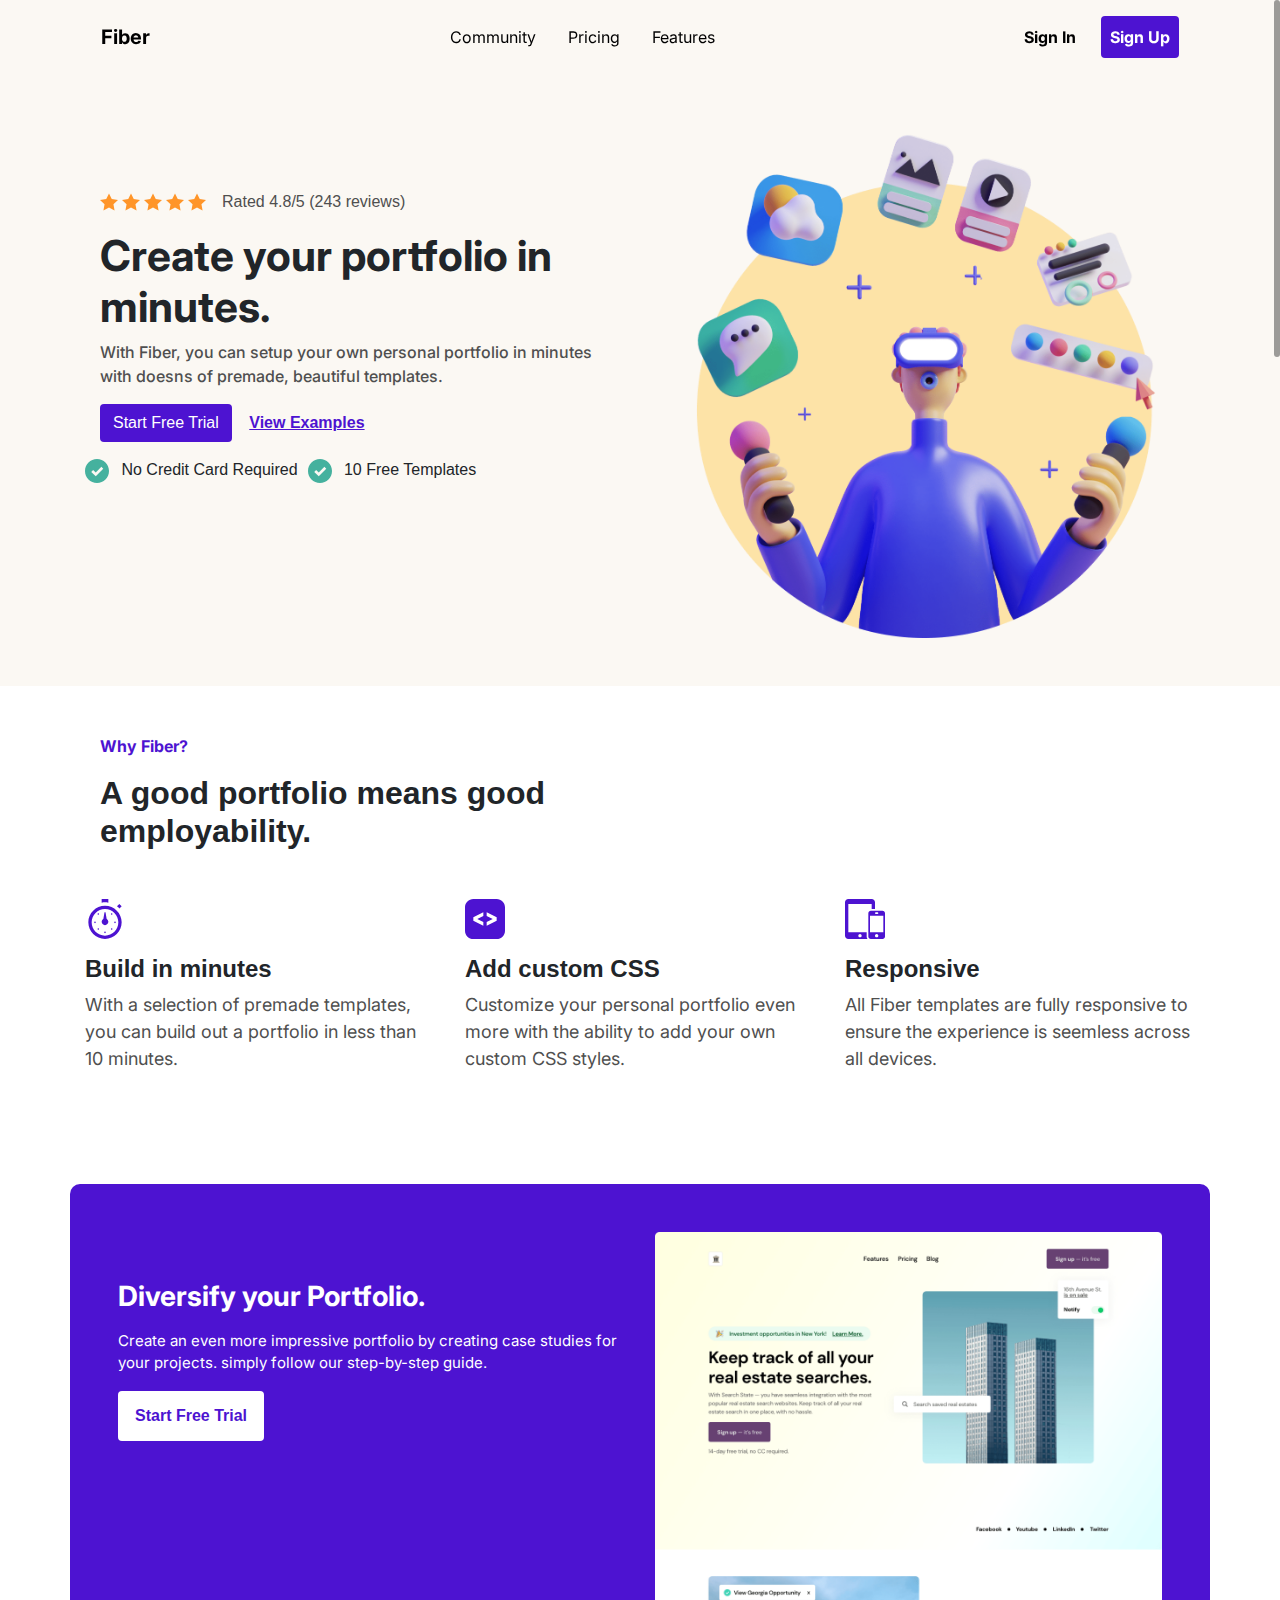
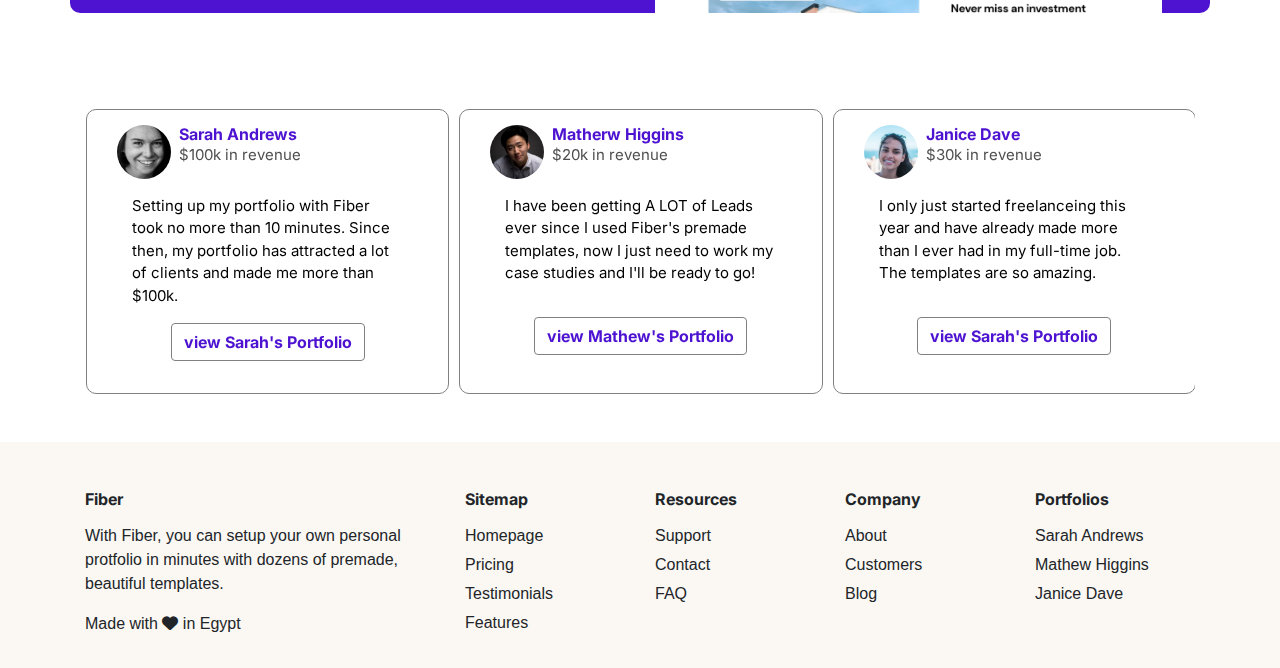
<file: index.html>
<!DOCTYPE html>
<html lang="en">
  <head>
    <meta charset="UTF-8" />
    <meta http-equiv="X-UA-Compatible" content="IE=edge" />
    <meta name="viewport" content="width=device-width, initial-scale=1.0" />
    <link rel="icon" href="./assets/images/favicon.ico" />
    <title>Fiber Landing Page | Codewell</title>
    <!-- Google Fonts -->
    <link
      href="https://fonts.googleapis.com/css2?family=Inter:wght@100;200;300;400;500;600;700;800;900&display=swap"
      rel="stylesheet"
    />
    <!-- Font awesome -->
    <link rel="stylesheet" href="./assets/fonts/all.min.css" />
    <!-- Bootstrap -->
    <link
      rel="stylesheet"
      href="./assets/vendors/bootstrap/bootstrap.min.css"
    />
    <!-- Owl carousel -->
    <link rel="stylesheet" href="./assets/vendors/owl/owl.carousel.min.css" />
    <link
      rel="stylesheet"
      href="./assets/vendors/owl/owl.theme.default.min.css"
    />
    <!-- main css -->
    <link rel="stylesheet" href="./assets/css/main.css" />
  </head>
  <body>
    <main class="container-fluid px-0">
      <!-- ########## Header and Navbar ########## -->
      <header class="fixed-top">
        <div class="container">
          <nav class="navbar navbar-expand-lg pt-3">
            <a class="navbar-brand" href="#">Fiber</a>
            <button
              class="navbar-toggler"
              type="button"
              data-toggle="collapse"
              data-target="#navbarSupportedContent"
              aria-controls="navbarSupportedContent"
              aria-expanded="false"
              aria-label="Toggle navigation"
            >
              <img src="./assets/images/Hamburger Menu.svg" alt="" />
            </button>

            <div class="collapse navbar-collapse" id="navbarSupportedContent">
              <ul class="navbar-nav mr-auto ml-auto">
                <li class="nav-item mr-3 active">
                  <a class="nav-link" href="#">Community</a>
                </li>
                <li class="nav-item mr-3">
                  <a class="nav-link" href="#">Pricing</a>
                </li>
                <li class="nav-item mr-3">
                  <a class="nav-link" href="#">Features</a>
                </li>
              </ul>
              <ul class="navbar-nav">
                <li class="nav-item mr-3">
                  <a href="#" class="nav-link btn btn-in">Sign In</a>
                </li>
                <li class="nav-item">
                  <a href="./sign_up.html" class="nav-link btn btn-up"
                    >Sign Up</a
                  >
                </li>
              </ul>
            </div>
          </nav>
        </div>
      </header>
      <!-- ########## Section 1 ########## -->
      <section class="container-fluid section-1 pb-5">
        <div class="container">
          <div class="row">
            <div class="col-lg-6 col-12 order-lg-1 order-2 sec-1-text">
              <div class="col-12 d-flex mb-3 rate">
                <img class="mr-1" src="./assets/images/star.svg" alt="Star" />
                <img class="mr-1" src="./assets/images/star.svg" alt="Star" />
                <img class="mr-1" src="./assets/images/star.svg" alt="Star" />
                <img class="mr-1" src="./assets/images/star.svg" alt="Star" />
                <img class="mr-3" src="./assets/images/star.svg" alt="Star" />
                <span class="align-middle">Rated 4.8/5 (243 reviews)</span>
              </div>
              <div class="col-12">
                <h1 id="responsive_headline">
                  Create your portfolio in minutes.
                </h1>
              </div>
              <div class="col-12 mb-3">
                <p>
                  With Fiber, you can setup your own personal portfolio in
                  minutes with doesns of premade, beautiful templates.
                </p>
              </div>
              <div class="col-12 mb-3">
                <a href="./sign_up.html" class="btn btn1">Start Free Trial</a>
                <a href="#" class="btn btn2">View Examples</a>
              </div>
              <div class="row">
                <div class="col-md-5 col-12 pr-md-0 mb-2">
                  <img
                    class="mr-2"
                    src="./assets/images/Checkmark.svg"
                    alt="Checkmark"
                  />
                  <span>No Credit Card Required</span>
                </div>
                <div class="col-md-6 col-12 pl-md-0">
                  <img
                    class="mr-2"
                    src="./assets/images/Checkmark.svg"
                    alt="Checkmark"
                  />
                  <span>10 Free Templates</span>
                </div>
              </div>
            </div>
            <div class="col-lg-6 col-12 order-lg-2 order-1">
              <img
                src="./assets/images/hero-Illustration.png"
                alt="Hero Img"
                class="img-fluid"
              />
            </div>
          </div>
        </div>
      </section>
      <!-- ########## Section 2 ########## -->
      <section class="container-fluid section-2 py-5">
        <div class="container">
          <div class="col-lg-6 mb-5">
            <p>Why Fiber?</p>
            <h2>A good portfolio means good employability.</h2>
          </div>
          <div class="row">
            <div class="col-lg-4 mini-cards">
              <div class="col-12 px-0">
                <p class="sec-2-logo">
                  <img src="./assets/images/time.svg" alt="time" />
                </p>
                <h4>Build in minutes</h4>
                <p class="card-p">
                  With a selection of premade templates, you can build out a
                  portfolio in less than 10 minutes.
                </p>
              </div>
            </div>
            <div class="col-lg-4 mini-cards">
              <div class="col-12 px-0">
                <p class="sec-2-logo">
                  <img src="./assets/images/code.svg" alt="time" />
                </p>
                <h4>Add custom CSS</h4>
                <p class="card-p">
                  Customize your personal portfolio even more with the ability
                  to add your own custom CSS styles.
                </p>
              </div>
            </div>
            <div class="col-lg-4 mini-cards">
              <div class="col-12 px-0">
                <p class="sec-2-logo">
                  <img src="./assets/images/allSizes.svg" alt="time" />
                </p>
                <h4>Responsive</h4>
                <p class="card-p">
                  All Fiber templates are fully responsive to ensure the
                  experience is seemless across all devices.
                </p>
              </div>
            </div>
          </div>
        </div>
      </section>
      <!-- ########## Section 3 ########## -->
      <section class="container-fluid section-3 py-5">
        <div class="container pt-5 px-5">
          <div class="row">
            <div class="col-lg-6 pt-5 mb-3">
              <h3 class="mb-3">Diversify your Portfolio.</h3>
              <p>
                Create an even more impressive portfolio by creating case
                studies for your projects. simply follow our step-by-step guide.
              </p>
              <a href="./sign_up.html" class="btn mb-3">Start Free Trial</a>
            </div>
            <div class="col-lg-6">
              <img
                src="./assets/images/Page Image.png"
                alt=""
                class="img-fluid"
              />
            </div>
          </div>
        </div>
      </section>
      <!-- ########## Section 4 ########## -->
      <section class="container-fluid section-4 py-5">
        <div class="container">
          <div class="owl-carousel owl-theme">
            <div class="item">
              <div class="col-12">
                <div class="d-flex">
                  <div>
                    <img
                      src="./assets/images/User Avatar 1.svg"
                      alt=""
                      class="img-fluid"
                    />
                  </div>
                  <div class="px-2">
                    <h6 class="mb-0">Sarah Andrews</h6>
                    <p class="mb-0">$100k in revenue</p>
                  </div>
                </div>
                <div class="col-12 py-3 item-body">
                  <p>
                    Setting up my portfolio with Fiber took no more than 10
                    minutes. Since then, my portfolio has attracted a lot of
                    clients and made me more than $100k.
                  </p>
                  <div class="col-12 px-0 text-center">
                    <a href="#" class="btn"> view Sarah's Portfolio</a>
                  </div>
                </div>
              </div>
            </div>
            <div class="item">
              <div class="col-12">
                <div class="d-flex">
                  <div>
                    <img
                      src="./assets/images/User Avatar 2.svg"
                      alt=""
                      class="img-fluid"
                    />
                  </div>
                  <div class="px-2">
                    <h6 class="mb-0">Matherw Higgins</h6>
                    <p class="mb-0">$20k in revenue</p>
                  </div>
                </div>
                <div class="col-12 py-3 item-body">
                  <p class="pb-3">
                    I have been getting A LOT of Leads ever since I used Fiber's
                    premade templates, now I just need to work my case studies
                    and I'll be ready to go!
                  </p>
                  <div class="col-12 px-0 text-center">
                    <a href="#" class="btn"> view Mathew's Portfolio</a>
                  </div>
                </div>
              </div>
            </div>
            <div class="item">
              <div class="col-12">
                <div class="d-flex">
                  <div>
                    <img
                      src="./assets/images/User Avatar 3.svg"
                      alt=""
                      class="img-fluid"
                    />
                  </div>
                  <div class="px-2">
                    <h6 class="mb-0">Janice Dave</h6>
                    <p class="mb-0">$30k in revenue</p>
                  </div>
                </div>
                <div class="col-12 py-3 item-body">
                  <p class="pb-3">
                    I only just started freelanceing this year and have already
                    made more than I ever had in my full-time job. The templates
                    are so amazing.
                  </p>
                  <div class="col-12 px-0 text-center">
                    <a href="#" class="btn"> view Sarah's Portfolio</a>
                  </div>
                </div>
              </div>
            </div>
          </div>
        </div>
      </section>
      <!-- ########## Footer ########## -->
      <footer class="container-fluid pt-5">
        <div class="container">
          <div class="row">
            <div class="col-lg-4 mb-3 text-sm-left text-center">
              <h6>Fiber</h6>
              <p>
                With Fiber, you can setup your own personal protfolio in minutes
                with dozens of premade, beautiful templates.
              </p>
              <p>Made with <i class="fa-solid fa-heart"></i> in Egypt</p>
            </div>
            <div class="col-lg-2 col-sm-6 mb-3 text-sm-left text-center">
              <h6>Sitemap</h6>
              <ul>
                <li>Homepage</li>
                <li>Pricing</li>
                <li>Testimonials</li>
                <li>Features</li>
              </ul>
            </div>
            <div class="col-lg-2 col-sm-6 mb-3 text-sm-left text-center">
              <h6>Resources</h6>
              <ul>
                <li>Support</li>
                <li>Contact</li>
                <li>FAQ</li>
              </ul>
            </div>
            <div class="col-lg-2 col-sm-6 mb-3 text-sm-left text-center">
              <h6>Company</h6>
              <ul>
                <li>About</li>
                <li>Customers</li>
                <li>Blog</li>
              </ul>
            </div>
            <div class="col-lg-2 col-sm-6 mb-3 text-sm-left text-center">
              <h6>Portfolios</h6>
              <ul>
                <li>Sarah Andrews</li>
                <li>Mathew Higgins</li>
                <li>Janice Dave</li>
              </ul>
            </div>
          </div>
        </div>
      </footer>
    </main>
    <!-- Jquery -->
    <script src="./assets/vendors/jquery/jquery-3.6.1.min.js"></script>
    <!-- bootstrap -->
    <script src="./assets/vendors/bootstrap/popper.min.js"></script>
    <script src="./assets/vendors/bootstrap/bootstrap.min.js"></script>
    <!-- niceScroll -->
    <script src="./assets/vendors/niceScroll/jquery.nicescroll.min.js"></script>
    <!-- FitText -->
    <script src="./assets/vendors/fitText/jquery.fittext.js"></script>
    <!-- Owl carousel -->
    <script src="./assets/vendors/owl/owl.carousel.min.js"></script>
    <!-- main JS -->
    <script src="./assets/js/main.js"></script>
  </body>
</html>
</file>
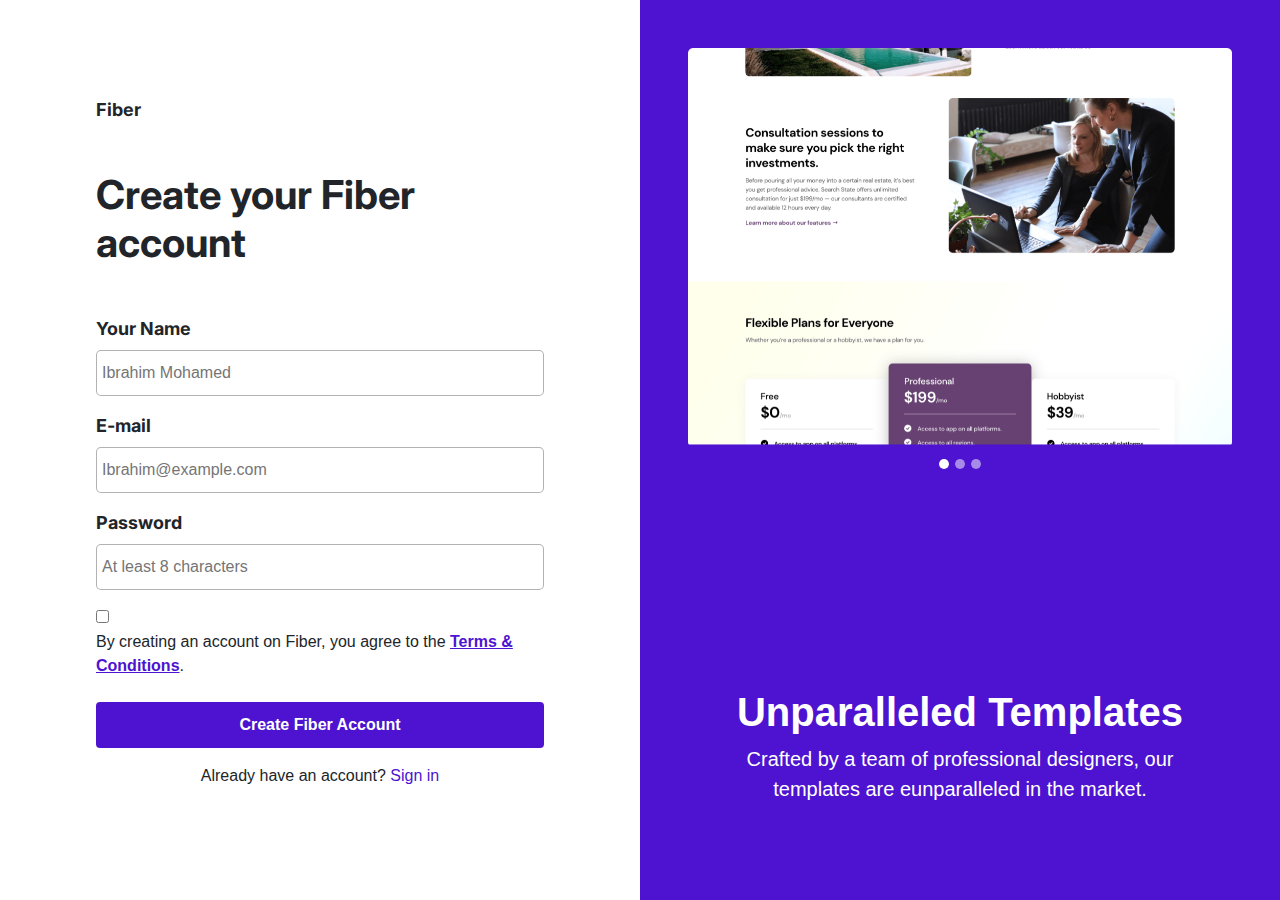
<file: sign_up.html>
<!DOCTYPE html>
<html lang="en">
  <head>
    <meta charset="UTF-8" />
    <meta http-equiv="X-UA-Compatible" content="IE=edge" />
    <meta name="viewport" content="width=device-width, initial-scale=1.0" />
    <link rel="icon" href="./assets/images/favicon.ico" />
    <title>Fiber | Sign Up</title>
    <!-- Google Fonts -->
    <link
      href="https://fonts.googleapis.com/css2?family=Inter:wght@100;200;300;400;500;600;700;800;900&display=swap"
      rel="stylesheet"
    />
    <!-- Font awesome -->
    <link rel="stylesheet" href="./assets/fonts/all.min.css" />
    <!-- Bootstrap -->
    <link
      rel="stylesheet"
      href="./assets/vendors/bootstrap/bootstrap.min.css"
    />
    <!-- main css -->
    <link rel="stylesheet" href="./assets/css/signUp.css" />
  </head>
  <body>
    <main class="container-fluid">
      <div class="row">
        <div class="col-lg-6 px-lg-5 py-5">
          <div class="container px-lg-5 py-5">
            <p class="mb-5 logo">Fiber</p>
            <h1 class="mb-5">Create your Fiber account</h1>
            <form>
              <div class="col-12 px-0 mb-3">
                <label for="Username">Your Name</label>
                <input
                  type="text"
                  required
                  name="Username"
                  placeholder="Ibrahim Mohamed"
                  class="w-100"
                />
              </div>
              <div class="col-12 px-0 mb-3">
                <label for="mail">E-mail</label>
                <input
                  type="email"
                  required
                  name="mail"
                  placeholder="Ibrahim@example.com"
                  class="w-100"
                />
              </div>
              <div class="col-12 px-0 mb-3">
                <label for="Password">Password</label>
                <input
                  type="password"
                  required
                  placeholder="At least 8 characters"
                  class="w-100"
                />
              </div>
              <input type="checkbox" required />
              <label class="check">
                By creating an account on Fiber, you agree to the
                <a href="#"> Terms & Conditions</a>.</label
              >
              <button class="btn w-100 my-3" type="submit">
                Create Fiber Account
              </button>
              <p class="text-center">
                Already have an account? <a href="#">Sign in</a>
              </p>
            </form>
          </div>
        </div>
        <div class="col-lg-6 px-lg-5 py-5 sign-crsl">
          <div
            id="carouselExampleCaptions"
            class="carousel slide pb-5"
            data-ride="carousel"
          >
            <ol class="carousel-indicators">
              <li
                data-target="#carouselExampleCaptions"
                data-slide-to="0"
                class="active"
              ></li>
              <li data-target="#carouselExampleCaptions" data-slide-to="1"></li>
              <li data-target="#carouselExampleCaptions" data-slide-to="2"></li>
            </ol>
            <div class="carousel-inner">
              <div class="carousel-item active">
                <img
                  src="./assets/images/Sign Up Image.png"
                  class="d-block w-100 img-fluid"
                  alt="alt"
                />
              </div>
              <div class="carousel-item">
                <img
                  src="./assets/images/Sign Up Image.png"
                  class="d-block w-100 img-fluid"
                  alt="alt"
                />
              </div>
              <div class="carousel-item">
                <img
                  src="./assets/images/Sign Up Image.png"
                  class="d-block w-100 img-fluid"
                  alt="alt"
                />
              </div>
            </div>
          </div>
          <div class="carousel-caption d-none d-md-block">
            <h2>Unparalleled Templates</h2>
            <p>
              Crafted by a team of professional designers, our templates are
              eunparalleled in the market.
            </p>
          </div>
        </div>
      </div>
    </main>

    <!-- Jquery -->
    <script src="./assets/vendors/jquery/jquery-3.6.1.min.js"></script>
    <!-- bootstrap -->
    <script src="./assets/vendors/bootstrap/popper.min.js"></script>
    <script src="./assets/vendors/bootstrap/bootstrap.min.js"></script>
    <!-- main JS -->
    <script src="./assets/js/signUp.js"></script>
  </body>
</html>
</file>
<file: assets/css/main.css>
/* 
font-family: 'Inter', sans-serif; 
- Purple: #4d13d1
- Peige: #fbf8f3
- Gray: #4f4f4f
- hover green: #247695
*/
.scrolled,
.opened {
  background-color: #fbf8f3;
}
main header .container nav .navbar-brand {
  color: black;
  font-family: "Inter", sans-serif;
  font-weight: bold;
}
main header .container nav ul li a {
  color: black;
  font-family: "Inter", sans-serif;
  transition: all 0.3s;
}
main header .container nav ul li a:hover {
  color: #247695;
}
main header .container nav ul li a.btn-in {
  color: black;
  font-weight: bold;
  transition: all 0.3s;
}
main header .container nav ul li a.btn-in:hover {
  color: #247695;
}
main header .container nav ul li a.btn-up {
  background-color: #4d13d1;
  color: white;
  font-weight: bold;
  transition: all 0.3s;
}
main header .container nav ul li a.btn-up:hover {
  background-color: #247695;
}

/* ##### Section 1 ##### */
main .section-1 {
  padding-top: 100px;
  background-color: #fbf8f3;
}
main .section-1 .container .row .sec-1-text {
  padding-top: 90px;
}
main .section-1 .container .row .rate span {
  color: #4f4f4f;
  font-weight: 500;
}
main .section-1 .container .row .col-12 h1 {
  font-family: "Inter", sans-serif;
  font-weight: 700;
  font-size: 50px;
}
main .section-1 .container .row .col-12 p {
  font-family: "Inter", sans-serif;
  color: #4f4f4f;
  font-weight: 500;
}
main .section-1 .container .row .col-12 .btn1 {
  background-color: #4d13d1;
  color: white;
  transition: all 0.3s;
}
main .section-1 .container .row .col-12 .btn1:hover {
  background-color: #247695;
}
main .section-1 .container .row .col-12 .btn2 {
  color: #4d13d1;
  text-decoration: underline;
  font-weight: bold;
  transition: all 0.3s;
}
main .section-1 .container .row .col-12 .btn2:hover {
  color: #247695;
}
/* ##### Section 2 ##### */
main .section-2 {
  background-color: white;
}
main .section-2 .container .col-lg-6 p {
  color: #4d13d1;
  font-family: "Inter", sans-serif;
  font-weight: bold;
}
main .section-2 .container .col-lg-6 h2 {
  font-weight: bold;
}
main .section-2 .container .mini-cards h4 {
  font-weight: bold;
}
main .section-2 .container .mini-cards p {
  font-size: 18px;
  font-family: "Inter", sans-serif;
  color: #4f4f4f;
}
/* ##### Section 3 ##### */
main .section-3 {
  background-color: white;
}
main .section-3 .container {
  background-color: #4d13d1;
  border-radius: 10px;
}
main .section-3 .container .row h3 {
  color: white;
  font-family: "Inter", sans-serif;
  font-weight: bold;
}
main .section-3 .container .row p {
  font-size: 15px;
  font-family: "Inter", sans-serif;
  color: white;
}
main .section-3 .container .row a.btn {
  color: #4d13d1;
  background-color: white;
  font-weight: bold;
  transition: all 0.3s;
  padding: 12px 16px;
}
main .section-3 .container .row a.btn:hover {
  background-color: #247695;
  color: white;
}

/* ##### Section 4 ##### */
main .section-4 .container .item {
  border: 1px solid grey;
  border-radius: 10px;
  padding: 15px;
  min-height: 285px;
}
main .section-4 .container .item h6 {
  color: #4d13d1;
  font-family: "Inter", sans-serif;
  font-weight: bold;
  cursor: pointer;
}
main .section-4 .container .item h6:hover {
  color: #247695;
}
main .section-4 .container .item p {
  font-size: 15px;
  font-family: "Inter", sans-serif;
  color: #4f4f4f;
}
main .section-4 .container .item .item-body p {
  color: black;
}
main .section-4 .container .item .item-body .btn {
  color: #4d13d1;
  font-family: "Inter", sans-serif;
  font-weight: bold;
  border: 1px solid grey;
  background-color: white;
  transition: all 0.3s;
}
main .section-4 .container .item .item-body .btn:hover {
  color: white;
  background-color: #4d13d1;
}
/* ##### Footer ##### */
footer {
  background-color: #fbf8f3;
}
footer h6 {
  font-family: "Inter", sans-serif;
  font-weight: bold;
  margin-bottom: 15px;
}
footer ul {
  padding: 0;
}
footer ul li {
  list-style-type: none;
  margin-bottom: 5px;
  cursor: pointer;
}
footer ul li:hover {
  color: #247695;
}
</file>
<file: assets/css/signUp.css>
main .row > div.col-lg-6 {
  min-height: 100vh;
}
main .row .container p.logo {
  font-family: "Inter", sans-serif;
  font-weight: bold;
  font-size: 18px;
}
main .row .container h1 {
  font-family: "Inter", sans-serif;
  font-weight: bold;
}
main .row .container form label:not(.check) {
  font-family: "Inter", sans-serif;
  font-weight: bold;
  font-size: 18px;
}
main .row .container form label a {
  font-weight: bold;
  color: #4d13d1;
  text-decoration: underline;
}
main .row .container form input {
  border: 1px solid rgba(0, 0, 0, 0.3);
  padding: 10px 5px;
  border-radius: 5px;
}
main .row .container form button {
  background-color: #4d13d1;
  color: white;
  font-weight: bold;
  padding: 10px;
}
main .row .container form p.text-center a {
  color: #4d13d1;
  text-decoration: none;
}
main .row .sign-crsl {
  background-color: #4d13d1;
  position: relative;
}
.carousel-indicators li {
  width: 10px;
  height: 10px;
  border-radius: 50%;
  margin-right: 3px;
  margin-left: 3px;
}
.carousel-caption {
  border-radius: 20px;
  bottom: 40px;
}
.carousel-caption h2 {
  font-size: 40px;
  font-weight: bold;
}
.carousel-caption p {
  font-size: 20px;
}
.none {
  display: none;
}

@media (max-width: 1440px) {
  .carousel-caption {
    border-radius: 20px;
    bottom: 60px;
  }
}
</file>
